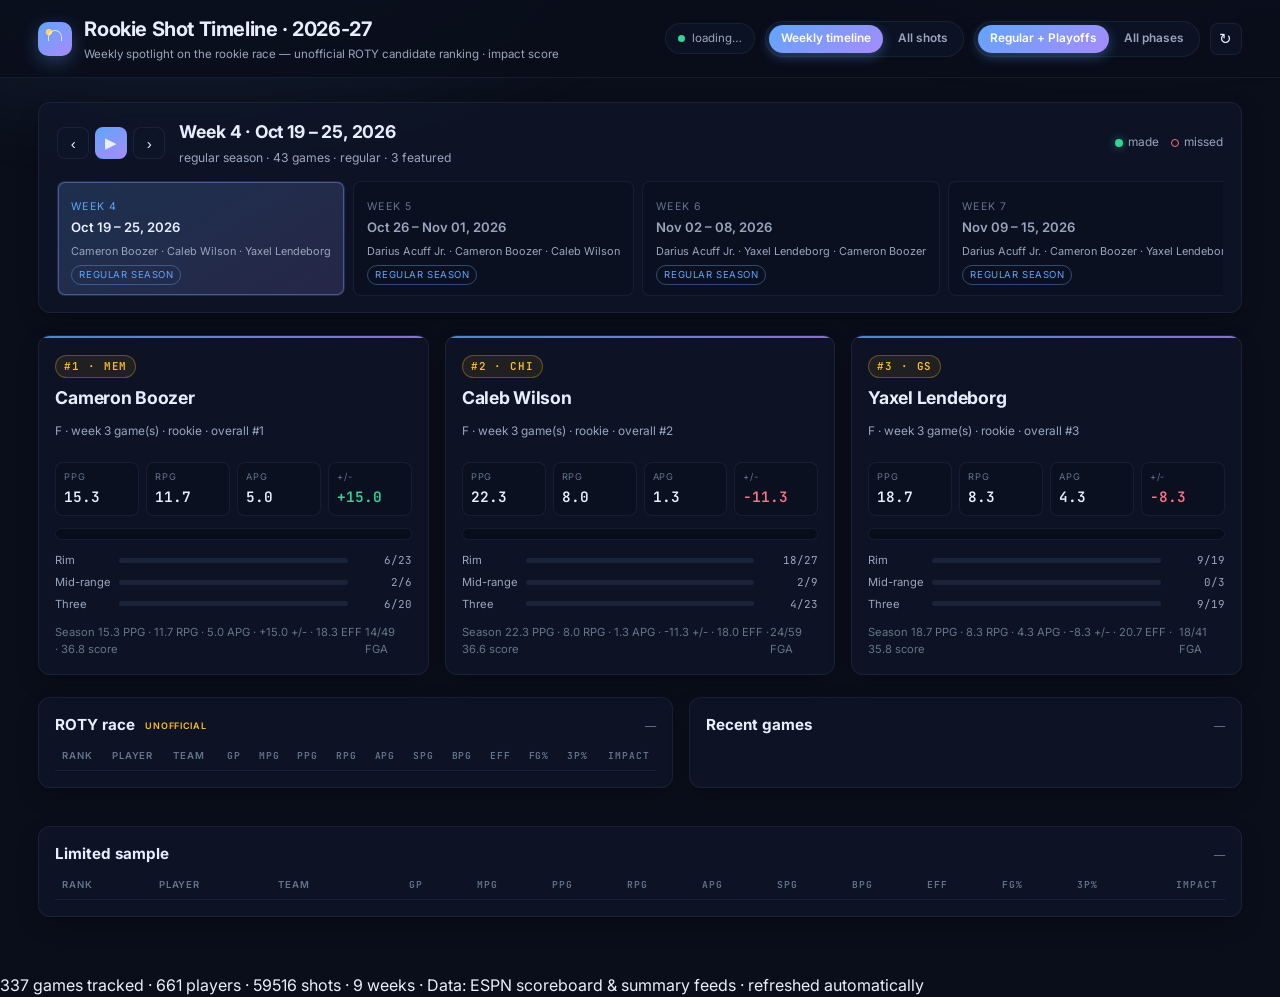
<file: site/index.html>
<!DOCTYPE html>
<html lang="en">
<head>
  <meta charset="utf-8" />
  <meta name="viewport" content="width=device-width, initial-scale=1" />
  <title>Rookie Shot Timeline — NBA 2026-27</title>
  <meta name="description" content="A weekly timeline of the best-performing rookies with their shot charts on a court fixture." />
  <link rel="preconnect" href="https://fonts.googleapis.com" />
  <link rel="preconnect" href="https://fonts.gstatic.com" crossorigin />
  <link href="https://fonts.googleapis.com/css2?family=Inter:wght@400;500;600;700;800&family=JetBrains+Mono:wght@400;600&display=swap" rel="stylesheet" />
  <link rel="stylesheet" href="styles.css" />
</head>
<body>
  <div class="page-glow" aria-hidden="true"></div>

  <header class="topbar">
    <div class="brand">
      <span class="brand-mark" aria-hidden="true"></span>
      <div>
        <h1 id="season-title">Rookie Shot Timeline</h1>
        <p class="brand-sub">
          Weekly spotlight on the rookie race &mdash;
          <span id="ranking-note">unofficial ROTY candidate ranking</span>
        </p>
      </div>
    </div>

    <div class="topbar-right">
      <div class="status" id="status-pill">
        <span class="status-dot" aria-hidden="true"></span>
        <span id="status-text">loading&hellip;</span>
      </div>
      <nav class="site-nav" aria-label="Site sections">
        <a class="chip-btn is-active" href="index.html">Weekly timeline</a>
        <a class="chip-btn" href="shots.html">All shots</a>
      </nav>
      <div class="filters" role="group" aria-label="Filter weeks by season phase">
        <button type="button" class="chip-btn is-active" data-phase="competitive">Regular + Playoffs</button>
        <button type="button" class="chip-btn" data-phase="all">All phases</button>
      </div>
      <button type="button" class="icon-btn" id="refresh-btn" title="Refresh now" aria-label="Refresh now">&#8635;</button>
    </div>
  </header>

  <main>
    <section class="timeline" aria-label="Weekly timeline">
      <div class="timeline-head">
        <div class="timeline-nav">
          <button type="button" class="icon-btn" id="prev-week" aria-label="Previous week">&#8249;</button>
          <button type="button" class="icon-btn play" id="play-btn" aria-label="Play timeline" title="Play timeline">&#9654;</button>
          <button type="button" class="icon-btn" id="next-week" aria-label="Next week">&#8250;</button>
        </div>
        <div class="timeline-title">
          <h2 id="week-label">&mdash;</h2>
          <p id="week-meta">&mdash;</p>
        </div>
        <div class="timeline-legend">
          <span><i class="dot made"></i>made</span>
          <span><i class="dot missed"></i>missed</span>
        </div>
      </div>
      <div class="week-rail" id="week-rail" role="tablist" aria-label="Weeks"></div>
    </section>

    <section class="featured" id="featured-grid" aria-label="Featured players"></section>

    <section class="lower-grid">
      <div class="panel">
        <div class="panel-head">
          <h3>ROTY race <span class="race-label">unofficial</span></h3>
          <span class="panel-note" id="leaderboard-note">&mdash;</span>
        </div>
        <div class="table-wrap">
          <table class="leaderboard" id="leaderboard-table">
            <thead>
              <tr>
                <th>Rank</th>
                <th>Player</th>
                <th>Team</th>
                <th class="num">GP</th>
                <th class="num">MPG</th>
                <th class="num">PPG</th>
                <th class="num">RPG</th>
                <th class="num">APG</th>
                <th class="num">SPG</th>
                <th class="num">BPG</th>
                <th class="num" title="Box-score efficiency per game">EFF</th>
                <th class="num">FG%</th>
                <th class="num">3P%</th>
                <th class="num" title="PTS + 1.2×REB + 1.5×AST + 2×STL + 2×BLK − TOV">Impact</th>
              </tr>
            </thead>
            <tbody></tbody>
          </table>
        </div>
      </div>

      <div class="panel">
        <div class="panel-head">
          <h3>Recent games</h3>
          <span class="panel-note" id="recent-note">&mdash;</span>
        </div>
        <div class="games-list" id="recent-games"></div>
      </div>
    </section>

    <section class="panel limited-panel" aria-label="Limited sample">
      <div class="panel-head">
        <h3>Limited sample</h3>
        <span class="panel-note" id="limited-note">&mdash;</span>
      </div>
      <div class="table-wrap">
        <table class="leaderboard" id="limited-table">
          <thead>
            <tr>
              <th>Rank</th>
              <th>Player</th>
              <th>Team</th>
              <th class="num">GP</th>
              <th class="num">MPG</th>
              <th class="num">PPG</th>
              <th class="num">RPG</th>
              <th class="num">APG</th>
              <th class="num">SPG</th>
              <th class="num">BPG</th>
              <th class="num" title="Box-score efficiency per game">EFF</th>
              <th class="num">FG%</th>
              <th class="num">3P%</th>
              <th class="num" title="PTS + 1.2×REB + 1.5×AST + 2×STL + 2×BLK − TOV">Impact</th>
            </tr>
          </thead>
          <tbody></tbody>
        </table>
      </div>
    </section>
  </main>

  <footer class="footer">
    <span id="footer-stats">&mdash;</span>
    <span class="footer-sep">&middot;</span>
    <span>Data: ESPN scoreboard &amp; summary feeds &middot; refreshed automatically</span>
  </footer>

  <div class="tooltip" id="tooltip" role="tooltip" aria-hidden="true"></div>
  <div class="toast" id="toast" role="status" aria-live="polite"></div>

  <script src="data/timeline.js"></script>
  <script src="court.js"></script>
  <script src="app.js"></script>
</body>
</html>
</file>
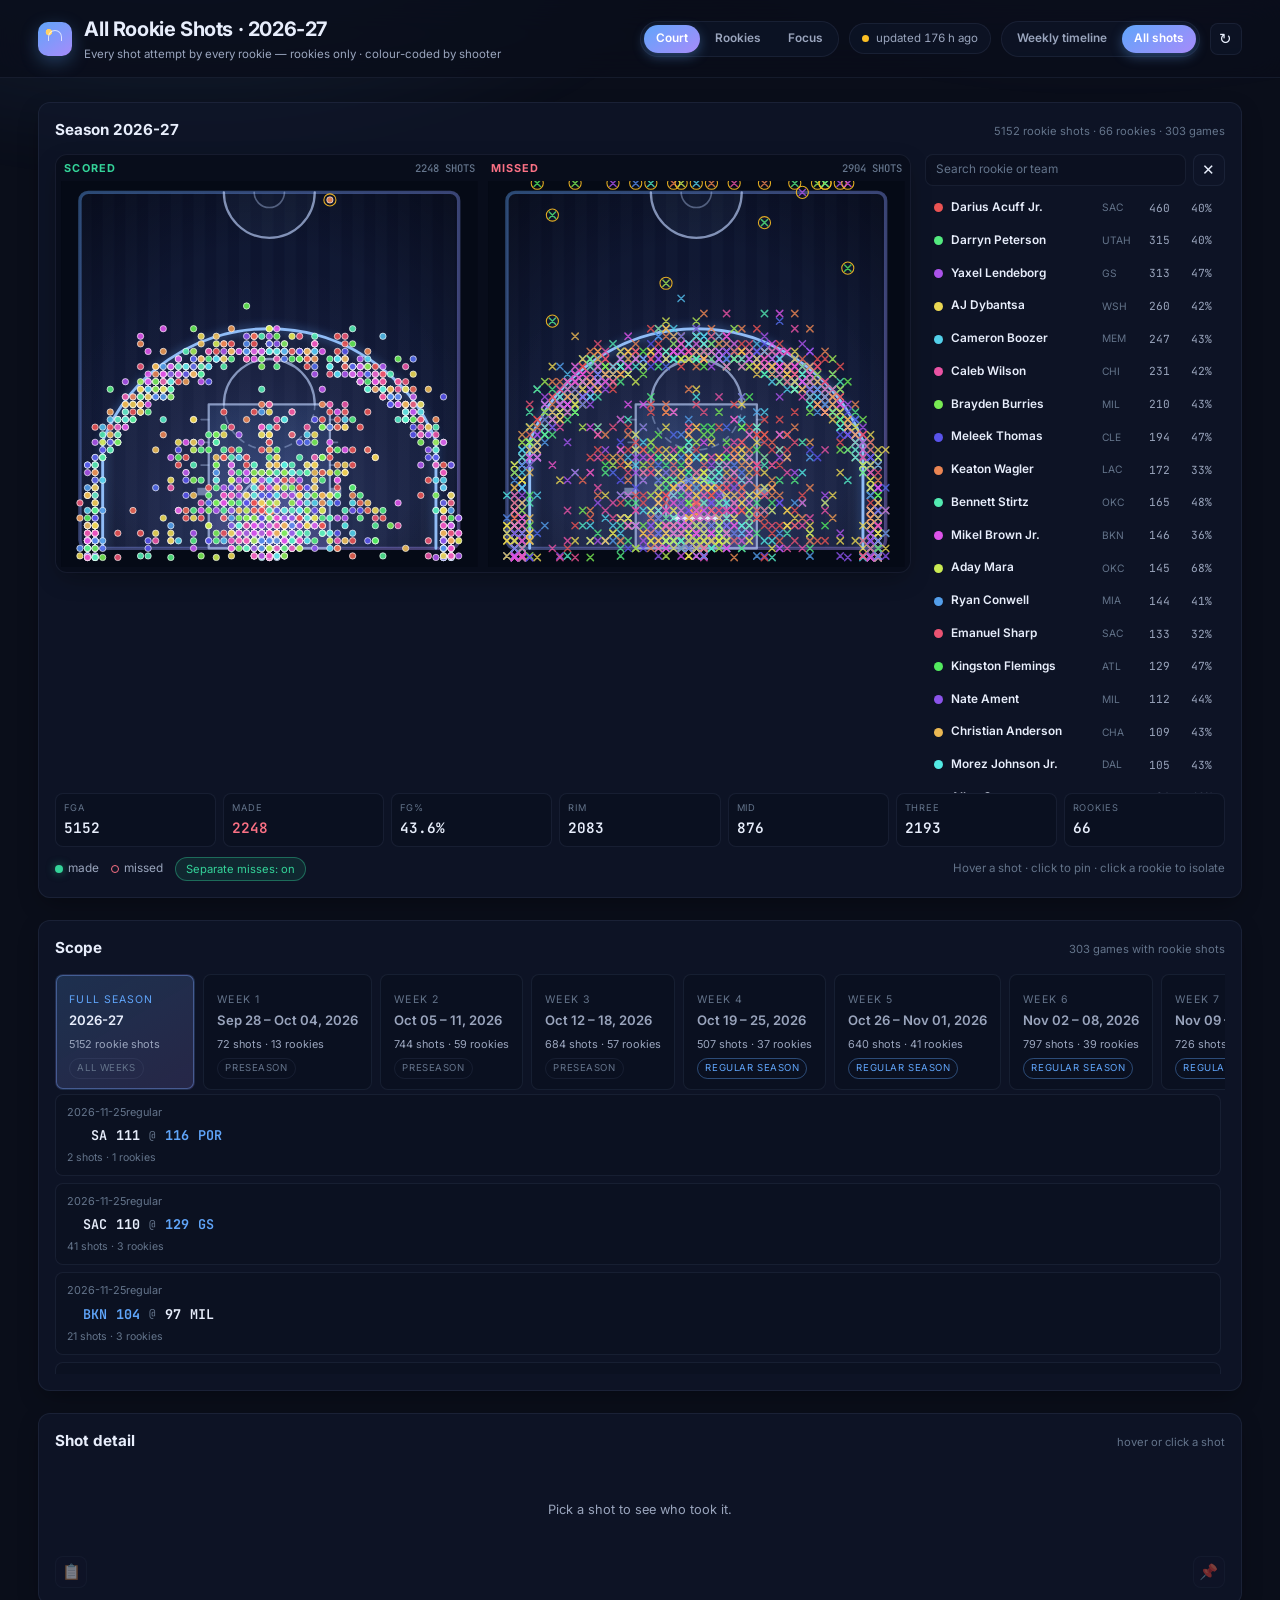
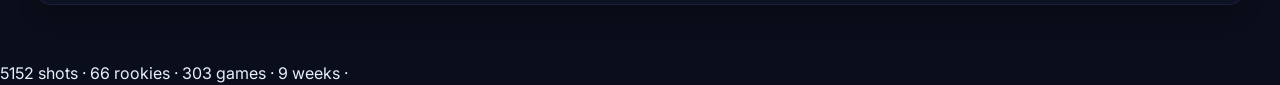
<file: site/shots.html>
<!DOCTYPE html>
<html lang="en">
<head>
  <meta charset="utf-8" />
  <meta name="viewport" content="width=device-width, initial-scale=1" />
  <title>All Rookie Shots — NBA 2026-27</title>
  <meta name="description" content="Every shot every rookie has taken this season, plotted on a half court and colour-coded by shooter." />
  <link rel="preconnect" href="https://fonts.googleapis.com" />
  <link rel="preconnect" href="https://fonts.gstatic.com" crossorigin />
  <link href="https://fonts.googleapis.com/css2?family=Inter:wght@400;500;600;700;800&family=JetBrains+Mono:wght@400;600&display=swap" rel="stylesheet" />
  <link rel="stylesheet" href="styles.css" />
</head>
<body>
  <div class="page-glow" aria-hidden="true"></div>

  <header class="topbar">
    <div class="brand">
      <span class="brand-mark" aria-hidden="true"></span>
      <div>
        <h1 id="season-title">All Rookie Shots</h1>
        <p class="brand-sub">
          Every shot attempt by every rookie &mdash;
          <span id="scope-note">colour-coded by shooter</span>
        </p>
      </div>
    </div>

    <div class="topbar-right">
      <div class="filters" role="group" aria-label="Filter view">
        <button type="button" class="chip-btn is-active" data-view="court" aria-pressed="true" title="Court view">Court</button>
        <button type="button" class="chip-btn" data-view="players" aria-pressed="false" title="Rookie list">Rookies</button>
        <button type="button" class="chip-btn" data-view="focus" aria-pressed="false" title="Focus mode">Focus</button>
      </div>
      <div class="status" id="status-pill">
        <span class="status-dot" aria-hidden="true"></span>
        <span id="status-text">loading&hellip;</span>
      </div>
      <nav class="site-nav" aria-label="Site sections">
        <a class="chip-btn" href="index.html">Weekly timeline</a>
        <a class="chip-btn is-active" href="shots.html">All shots</a>
      </nav>
      <button type="button" class="icon-btn" id="refresh-btn" title="Refresh now" aria-label="Refresh now">&#8635;</button>
    </div>
  </header>

  <main class="shotmap">
    <section class="panel chart-panel">
      <div class="panel-head">
        <h3 id="scope-title">Season</h3>
        <span class="panel-note" id="scope-meta">&mdash;</span>
      </div>

      <div class="shotmap-body">
        <div class="court-wrap" id="court-wrap">
          <div class="chart-empty">Loading shot data&hellip;</div>
        </div>

        <aside class="players" aria-label="Rookies">
          <div class="players-head">
            <input
              id="player-search"
              class="player-search"
              type="search"
              placeholder="Search rookie or team"
              autocomplete="off"
              aria-label="Search rookies"
            />
            <button type="button" class="icon-btn" id="clear-player" title="Clear selection" aria-label="Clear selection">&#10005;</button>
          </div>
          <div class="players-list" id="players-list"></div>
        </aside>
      </div>

      <div class="stat-strip" id="scope-stats"></div>

      <div class="chart-legend">
        <span><i class="dot made"></i>made</span>
        <span><i class="dot missed"></i>missed</span>
        <button type="button" class="lane-toggle" id="split-misses-btn" aria-pressed="true">Separate misses: on</button>
        <span class="chart-legend-hint">Hover a shot &middot; click to pin &middot; click a rookie to isolate</span>
      </div>
    </section>

    <section class="panel">
      <div class="panel-head">
        <h3>Scope</h3>
        <span class="panel-note" id="week-note">&mdash;</span>
      </div>
      <div class="week-rail" id="week-rail" role="tablist" aria-label="Weeks"></div>
      <div class="games-list" id="games-list"></div>
    </section>

    <section class="panel">
      <div class="panel-head">
        <h3>Shot detail</h3>
        <span class="panel-note" id="detail-note">hover or click a shot</span>
      </div>
      <div class="detail-body" id="detail-body">
        <div class="empty-state">Pick a shot to see who took it.</div>
      </div>
      <div class="card-foot">
        <button type="button" class="icon-btn" id="copy-shot-btn" title="Copy shot details" aria-label="Copy shot details" disabled>&#128203;</button>
        <button type="button" class="icon-btn" id="pin-shot-btn" title="Pin this shot" aria-label="Pin this shot" aria-pressed="false" disabled>&#128204;</button>
      </div>
    </section>
  </main>

  <footer class="footer">
    <span id="footer-stats">&mdash;</span>
    <span class="footer-sep">&middot;</span>
    <span ESPN scoreboard &amp; summary feeds &middot; refreshed automatically</span>
  </footer>

  <div class="tooltip" id="tooltip" role="tooltip" aria-hidden="true"></div>
  <div class="toast" id="toast" role="status" aria-live="polite"></div>

  <script src="data/shots.js"></script>
  <script src="court.js"></script>
  <script src="shots.js"></script>
</body>
</html>
</file>
<file: site/styles.css>
:root {
  --bg: #0a0e1a;
  --bg-soft: #11192d;
  --panel: rgba(16, 23, 42, 0.72);
  --panel-solid: #141d33;
  --line: rgba(140, 160, 200, 0.10);
  --line-strong: rgba(140, 160, 200, 0.20);
  --text: #e8eefc;
  --muted: #9aa5bd;
  --muted-dim: #64748b;
  --accent: #60a5fa;
  --accent-2: #a78bfa;
  --made: #34d399;
  --missed: #fb7185;
  --gold: #fbbf24;
  --radius: 12px;
  --radius-sm: 8px;
  --radius-pill: 999px;
  --mono: "JetBrains Mono", ui-monospace, SFMono-Regular, Menlo, monospace;
  --shadow: 0 20px 40px -10px rgba(0, 0, 0, 0.5);
  --shadow-sm: 0 8px 24px -6px rgba(0, 0, 0, 0.4);
  --transition: 0.22s cubic-bezier(0.4, 0, 0.2, 1);
}

* { box-sizing: border-box; }

html, body {
  margin: 0;
  padding: 0;
  background: var(--bg);
  color: var(--text);
  font-family: Inter, system-ui, -apple-system, "Segoe UI", Roboto, sans-serif;
  -webkit-font-smoothing: antialiased;
  line-height: 1.5;
}

body {
  min-height: 100vh;
  position: relative;
  overflow-x: hidden;
}

.page-glow {
  position: fixed;
  inset: -25% -10% auto -10%;
  height: 60vh;
  background:
    radial-gradient(50% 70% at 20% 25%, rgba(96, 165, 250, 0.14), transparent 70%),
    radial-gradient(45% 60% at 80% 15%, rgba(167, 139, 250, 0.12), transparent 72%);
  filter: blur(16px);
  pointer-events: none;
  z-index: 0;
}

/* ── Top bar ─────────────────────────────────────────────── */

.topbar {
  position: sticky;
  top: 0;
  z-index: 30;
  display: flex;
  align-items: center;
  justify-content: space-between;
  gap: 16px;
  padding: 14px clamp(14px, 3vw, 40px);
  background: rgba(10, 14, 26, 0.78);
  backdrop-filter: blur(16px);
  border-bottom: 1px solid var(--line);
}

.brand { display: flex; align-items: center; gap: 12px; min-width: 0; }

.brand-mark {
  width: 34px;
  height: 34px;
  border-radius: 10px;
  flex: none;
  background:
    radial-gradient(circle at 32% 30%, #ffd166 0 3px, transparent 3.5px),
    linear-gradient(145deg, var(--accent) 0%, var(--accent-2) 100%);
  box-shadow: 0 6px 18px rgba(96, 165, 250, 0.3);
  position: relative;
}

.brand-mark::after {
  content: "";
  position: absolute;
  inset: 8px 10px auto 10px;
  height: 10px;
  border: 1.5px solid rgba(255, 255, 255, 0.7);
  border-bottom: none;
  border-radius: 10px 10px 0 0;
}

.brand h1 {
  margin: 0;
  font-size: clamp(1rem, 2vw, 1.25rem);
  font-weight: 700;
  letter-spacing: -0.02em;
}

.brand-sub {
  margin: 2px 0 0;
  font-size: 0.72rem;
  color: var(--muted);
}

.topbar-right { display: flex; align-items: center; gap: 10px; flex-wrap: wrap; justify-content: flex-end; }

.status {
  display: inline-flex;
  align-items: center;
  gap: 7px;
  padding: 6px 12px;
  border-radius: var(--radius-pill);
  border: 1px solid var(--line);
  background: rgba(16, 23, 42, 0.6);
  font-size: 0.72rem;
  color: var(--muted);
  font-variant-numeric: tabular-nums;
  white-space: nowrap;
}

.status-dot {
  width: 7px;
  height: 7px;
  border-radius: 50%;
  background: var(--made);
  box-shadow: 0 0 0 0 rgba(52, 211, 153, 0.6);
  animation: pulse 2.4s infinite;
}

.status.is-stale .status-dot { background: var(--gold); }
.status.is-error .status-dot { background: var(--missed); }

@keyframes pulse {
  0% { box-shadow: 0 0 0 0 rgba(52, 211, 153, 0.55); }
  70% { box-shadow: 0 0 0 8px rgba(52, 211, 153, 0); }
  100% { box-shadow: 0 0 0 0 rgba(52, 211, 153, 0); }
}

.filters { display: inline-flex; padding: 3px; gap: 3px; border-radius: var(--radius-pill); border: 1px solid var(--line); background: rgba(16, 23, 42, 0.6); }

.chip-btn {
  appearance: none;
  border: none;
  background: transparent;
  color: var(--muted);
  font: inherit;
  font-size: 0.74rem;
  font-weight: 600;
  padding: 5px 12px;
  border-radius: var(--radius-pill);
  cursor: pointer;
  transition: color var(--transition), background var(--transition), transform var(--transition);
}

.chip-btn:hover { color: var(--text); }
.chip-btn.is-active {
  background: linear-gradient(145deg, var(--accent), var(--accent-2));
  color: #fff;
  box-shadow: 0 4px 12px rgba(96, 165, 250, 0.35);
}

.icon-btn {
  appearance: none;
  width: 32px;
  height: 32px;
  display: inline-flex;
  align-items: center;
  justify-content: center;
  border-radius: var(--radius-sm);
  border: 1px solid var(--line);
  background: rgba(16, 23, 42, 0.6);
  color: var(--text);
  font-size: 0.95rem;
  cursor: pointer;
  transition: border-color var(--transition), transform var(--transition), background var(--transition);
}

.icon-btn:hover { border-color: var(--line-strong); background: rgba(26, 35, 60, 0.9); }
.icon-btn:active { transform: scale(0.94); }
.icon-btn.play { background: linear-gradient(145deg, var(--accent), var(--accent-2)); border-color: transparent; }
.icon-btn:disabled { opacity: 0.45; cursor: not-allowed; }

:focus-visible {
  outline: 2px solid var(--accent);
  outline-offset: 3px;
}

button:focus:not(:focus-visible), a:focus:not(:focus-visible), input:focus:not(:focus-visible) {
  outline: none;
}

/* ── Action buttons ──────────────────────────────────────── */

.action-btn {
  appearance: none;
  display: inline-flex;
  align-items: center;
  gap: 7px;
  border: 1px solid var(--line);
  border-radius: var(--radius-pill);
  background: rgba(16, 23, 42, 0.6);
  color: var(--muted);
  font: inherit;
  font-size: 0.74rem;
  font-weight: 600;
  padding: 6px 14px;
  cursor: pointer;
  transition: all var(--transition);
}

.action-btn:hover { border-color: var(--line-strong); color: var(--text); background: rgba(26, 35, 60, 0.8); }
.action-btn.is-active {
  background: linear-gradient(145deg, var(--accent), var(--accent-2));
  border-color: transparent;
  color: #fff;
  box-shadow: 0 4px 12px rgba(96, 165, 250, 0.35);
}
.action-btn svg, .action-btn i { font-size: 0.85rem; }

/* ── Layout ─────────────────────────────────────────────── */

main {
  position: relative;
  z-index: 1;
  max-width: 1500px;
  margin: 0 auto;
  padding: 24px clamp(14px, 3vw, 40px) 56px;
  display: flex;
  flex-direction: column;
  gap: 22px;
}

/* ── Timeline ───────────────────────────────────────────── */

.timeline {
  background: var(--panel);
  border: 1px solid var(--line);
  border-radius: var(--radius);
  padding: 16px 18px 12px;
  backdrop-filter: blur(8px);
  box-shadow: var(--shadow-sm);
}

.timeline-head { display: flex; align-items: center; gap: 14px; flex-wrap: wrap; }

.timeline-nav { display: flex; gap: 6px; }

.timeline-title { flex: 1; min-width: 200px; }
.timeline-title h2 { margin: 0; font-size: 1.1rem; font-weight: 700; letter-spacing: -0.01em; }
.timeline-title p { margin: 3px 0 0; font-size: 0.76rem; color: var(--muted); }

.timeline-legend { display: flex; gap: 12px; font-size: 0.74rem; color: var(--muted); }
.timeline-legend span { display: inline-flex; align-items: center; gap: 5px; }

.dot { width: 8px; height: 8px; border-radius: 50%; display: inline-block; }
.dot.made { background: var(--made); box-shadow: 0 0 8px rgba(52, 211, 153, 0.5); }
.dot.missed { background: transparent; border: 1.5px solid var(--missed); }

.week-rail {
  display: flex;
  gap: 8px;
  margin-top: 14px;
  padding-bottom: 4px;
  overflow-x: auto;
  scrollbar-width: thin;
}

.week-chip {
  flex: none;
  min-width: 140px;
  text-align: left;
  padding: 10px 13px;
  border-radius: var(--radius-sm);
  border: 1px solid var(--line);
  background: rgba(10, 16, 30, 0.7);
  color: var(--muted);
  font: inherit;
  cursor: pointer;
  transition: transform var(--transition), border-color var(--transition), background var(--transition);
}

.week-chip:hover { transform: translateY(-2px); border-color: var(--line-strong); }
.week-chip.is-active {
  border-color: transparent;
  background: linear-gradient(150deg, rgba(96, 165, 250, 0.2), rgba(167, 139, 250, 0.16));
  color: var(--text);
  box-shadow: inset 0 0 0 1px rgba(124, 168, 255, 0.4);
}

.week-chip .wk { font-size: 0.66rem; letter-spacing: 0.1em; text-transform: uppercase; color: var(--muted-dim); }
.week-chip.is-active .wk { color: var(--accent); }
.week-chip .wk-dates { display: block; font-size: 0.82rem; font-weight: 600; margin-top: 2px; }
.week-chip .wk-names { display: block; font-size: 0.68rem; margin-top: 5px; color: var(--muted); white-space: nowrap; overflow: hidden; text-overflow: ellipsis; }
.week-chip .wk-phase { display: inline-block; margin-top: 6px; font-size: 0.6rem; letter-spacing: 0.06em; text-transform: uppercase; padding: 2px 7px; border-radius: var(--radius-pill); border: 1px solid var(--line); color: var(--muted-dim); }
.week-chip .wk-phase.is-regular { color: var(--accent); border-color: rgba(96, 165, 250, 0.4); }
.week-chip .wk-phase.is-playoffs { color: var(--gold); border-color: rgba(251, 191, 36, 0.4); }

/* ── Featured players ───────────────────────────────────── */

.featured { display: grid; grid-template-columns: repeat(auto-fit, minmax(280px, 1fr)); gap: 16px; }

.card {
  background: var(--panel);
  border: 1px solid var(--line);
  border-radius: var(--radius);
  padding: 16px;
  display: flex;
  flex-direction: column;
  gap: 12px;
  position: relative;
  overflow: hidden;
  box-shadow: var(--shadow-sm);
}

.card::before {
  content: "";
  position: absolute;
  inset: 0 0 auto 0;
  height: 2px;
  background: linear-gradient(90deg, var(--accent), var(--accent-2));
  opacity: 0.8;
}

.card-head { display: flex; flex-direction: column; align-items: stretch; gap: 10px; }
.card-head > div { min-width: 0; }

.rank-badge {
  display: inline-flex;
  align-items: center;
  gap: 5px;
  font-family: var(--mono);
  font-size: 0.68rem;
  font-weight: 600;
  letter-spacing: 0.08em;
  color: var(--gold);
  border: 1px solid rgba(251, 191, 36, 0.3);
  background: rgba(251, 191, 36, 0.08);
  border-radius: var(--radius-pill);
  padding: 2px 8px;
}

.player-name { margin: 7px 0 2px; font-size: 1.1rem; font-weight: 700; letter-spacing: -0.015em; }
.player-team { font-size: 0.74rem; color: var(--muted); }
.player-team .tag { color: var(--accent); font-weight: 600; }

.stat-strip { display: grid; grid-template-columns: repeat(4, minmax(0, 1fr)); gap: 7px; }

.stat {
  background: rgba(10, 16, 30, 0.55);
  border: 1px solid var(--line);
  border-radius: var(--radius-sm);
  padding: 7px 8px;
}

.stat .label { display: block; font-size: 0.58rem; letter-spacing: 0.09em; text-transform: uppercase; color: var(--muted-dim); }
.stat .value { display: block; font-family: var(--mono); font-size: 0.9rem; font-weight: 600; margin-top: 2px; }
.stat .value.pos { color: var(--made); }
.stat .value.neg { color: var(--missed); }

.zone-bar { display: flex; flex-direction: column; gap: 5px; }

.zone {
  display: grid;
  grid-template-columns: 56px 1fr 56px;
  align-items: center;
  gap: 8px;
  font-size: 0.7rem;
  color: var(--muted);
}

.zone-track { height: 5px; border-radius: var(--radius-pill); background: rgba(120, 150, 200, 0.12); overflow: hidden; }
.zone-fill { height: 100%; border-radius: var(--radius-pill); background: linear-gradient(90deg, var(--accent), var(--accent-2)); }
.zone .zone-val { text-align: right; font-family: var(--mono); font-size: 0.68rem; }

/* ── Court + shot chart ─────────────────────────────────── */

.court-wrap {
  position: relative;
  background: rgba(6, 10, 20, 0.55);
  border: 1px solid var(--line);
  border-radius: var(--radius);
  padding: 5px;
  box-shadow: var(--shadow-sm);
}


.chart-legend {
  display: flex;
  align-items: center;
  gap: 12px;
  margin-top: 10px;
  font-size: 0.74rem;
  color: var(--muted);
  flex-wrap: wrap;
}

.chart-legend span { display: inline-flex; align-items: center; gap: 5px; }
.chart-legend-hint { color: var(--muted-dim); margin-left: auto; font-size: 0.72rem; }

.lane-toggle {
  appearance: none;
  background: rgba(10, 16, 30, 0.6);
  border: 1px solid var(--line-strong);
  border-radius: var(--radius-pill);
  padding: 3px 10px;
  color: var(--muted);
  font: inherit;
  font-size: 0.7rem;
  cursor: pointer;
  transition: background var(--transition), border-color var(--transition), color var(--transition);
}
.lane-toggle:hover { color: var(--text); border-color: rgba(124, 168, 255, 0.45); }
.lane-toggle[aria-pressed="true"] {
  color: var(--made);
  border-color: rgba(52, 211, 153, 0.4);
  background: rgba(52, 211, 153, 0.1);
}

.shotmap-body {
  display: grid;
  grid-template-columns: minmax(0, 1fr) 300px;
  gap: 14px;
  align-items: start;
}

#court-wrap {
  position: relative;
  background: rgba(6, 10, 20, 0.55);
  border: 1px solid var(--line);
  border-radius: var(--radius);
  padding: 5px;
}

.shotmap-court { display: block; width: 100%; height: auto; }

.shotmap .stat-strip { grid-template-columns: repeat(7, 1fr); }

.players { display: flex; flex-direction: column; gap: 7px; min-width: 0; }

.players-head { display: flex; gap: 7px; }

.player-search {
  flex: 1;
  min-width: 0;
  background: rgba(10, 16, 30, 0.6);
  border: 1px solid var(--line);
  border-radius: var(--radius-sm);
  padding: 6px 10px;
  color: var(--text);
  font: inherit;
  font-size: 0.74rem;
}

.player-search::placeholder { color: var(--muted-dim); }
.player-search:focus { outline: none; border-color: rgba(96, 165, 250, 0.5); }

.players-list {
  display: flex;
  flex-direction: column;
  gap: 3px;
  max-height: 600px;
  overflow-y: auto;
  padding-right: 4px;
}

.player-row {
  display: flex;
  align-items: center;
  gap: 8px;
  width: 100%;
  text-align: left;
  background: transparent;
  border: 1px solid transparent;
  border-radius: var(--radius-sm);
  padding: 5px 8px;
  color: var(--muted);
  font: inherit;
  font-size: 0.74rem;
  cursor: pointer;
  transition: background var(--transition), border-color var(--transition);
}

.player-row:hover { background: rgba(30, 43, 74, 0.5); color: var(--text); }
.player-row.is-selected {
  border-color: rgba(124, 168, 255, 0.45);
  background: rgba(96, 165, 250, 0.1);
  color: var(--text);
}

.swatch { width: 9px; height: 9px; border-radius: 50%; flex: none; }
.swatch.big { width: 15px; height: 15px; }

.pr-name { flex: 1; min-width: 0; overflow: hidden; text-overflow: ellipsis; white-space: nowrap; font-weight: 600; color: var(--text); }
.pr-team { width: 32px; font-size: 0.64rem; color: var(--muted-dim); }
.pr-shots { width: 28px; text-align: right; font-family: var(--mono); font-size: 0.7rem; }
.pr-pct { width: 34px; text-align: right; font-family: var(--mono); font-size: 0.7rem; color: var(--muted); }

.shotmap .games-list { max-height: 280px; }

.game-btn {
  appearance: none;
  width: 100%;
  text-align: left;
  font: inherit;
  color: inherit;
  cursor: pointer;
  background: rgba(10, 16, 30, 0.5);
  border: 1px solid var(--line);
  border-radius: var(--radius-sm);
  padding: 9px 11px;
  display: flex;
  flex-direction: column;
  gap: 5px;
  transition: border-color var(--transition), background var(--transition);
}

.game-btn:hover { border-color: var(--line-strong); background: rgba(16, 23, 42, 0.7); }
.game-btn.is-active { border-color: rgba(124, 168, 255, 0.5); background: rgba(96, 165, 250, 0.1); }
.game-btn .game-top, .game-btn .game-teams { display: flex; align-items: center; }
.game-btn .game-top { justify-content: space-between; font-size: 0.68rem; color: var(--muted-dim); }
.game-btn .game-teams { gap: 9px; font-family: var(--mono); font-size: 0.84rem; }
.game-btn .game-teams .abbr { color: var(--text); font-weight: 600; min-width: 40px; }
.game-btn .game-teams .abbr.away { text-align: right; }
.game-btn .game-teams .score { font-weight: 700; }
.game-btn .game-teams .winner { color: var(--accent); }
.game-btn .game-teams .vs { color: var(--muted-dim); font-size: 0.68rem; }
.game-shotcount { font-size: 0.66rem; color: var(--muted-dim); }

.detail-card { display: flex; flex-direction: column; gap: 10px; }
.detail-head { display: flex; align-items: center; gap: 10px; }
.detail-head .player-name { margin: 0; font-size: 1rem; }
.detail-result {
  margin-left: auto;
  font-family: var(--mono);
  font-size: 0.7rem;
  padding: 2px 8px;
  border-radius: var(--radius-pill);
  white-space: nowrap;
}
.detail-result.is-made { color: var(--made); border: 1px solid rgba(52, 211, 153, 0.35); background: rgba(52, 211, 153, 0.1); }
.detail-result.is-missed { color: var(--missed); border: 1px solid rgba(251, 113, 133, 0.35); background: rgba(251, 113, 133, 0.1); }
.detail-desc { margin: 0; font-size: 0.78rem; color: var(--muted); }

.chart-empty {
  display: flex;
  align-items: center;
  justify-content: center;
  min-height: 200px;
  color: var(--muted-dim);
  font-size: 0.78rem;
  text-align: center;
  padding: 20px;
}

.card-foot { display: flex; justify-content: space-between; align-items: center; font-size: 0.7rem; color: var(--muted-dim); }

/* ── Panels ─────────────────────────────────────────────── */

.lower-grid { display: grid; grid-template-columns: minmax(0, 1.15fr) minmax(0, 1fr); gap: 16px; }
.limited-panel { margin-top: 16px; }

.panel {
  background: var(--panel);
  border: 1px solid var(--line);
  border-radius: var(--radius);
  padding: 16px;
  min-width: 0;
  box-shadow: var(--shadow-sm);
}

/* ── View modes ─────────────────────────────────────────── */

.view-mode-focus .panel:not(.chart-panel),
.view-mode-players .panel:not(.chart-panel) { display: none; }

.view-mode-players .shotmap-body,
.view-mode-focus .shotmap-body { grid-template-columns: minmax(0, 1fr); }
.view-mode-players #court-wrap,
.view-mode-focus .players { display: none; }
.view-mode-players .players-list { max-height: min(60vh, 640px); }
.view-mode-focus #court-wrap { grid-column: 1 / -1; }
.view-mode-focus .shotmap-court { max-height: 70vh; }

.panel-head { display: flex; align-items: baseline; justify-content: space-between; gap: 10px; margin-bottom: 12px; }
.panel-head h3 { margin: 0; font-size: 0.95rem; font-weight: 700; }
.panel-note { font-size: 0.7rem; color: var(--muted-dim); }
.race-label { margin-left: 6px; color: var(--gold); font-size: 0.56rem; font-weight: 600; letter-spacing: 0.08em; text-transform: uppercase; vertical-align: middle; }

.table-wrap { overflow-x: auto; }

.leaderboard { width: 100%; border-collapse: collapse; font-size: 0.78rem; }
.leaderboard th { text-align: left; font-size: 0.6rem; letter-spacing: 0.09em; text-transform: uppercase; color: var(--muted-dim); font-weight: 600; padding: 0 7px 7px; border-bottom: 1px solid var(--line); white-space: nowrap; }
.leaderboard td { padding: 7px; border-bottom: 1px solid rgba(120, 150, 200, 0.06); color: var(--text); }
.leaderboard td.num, .leaderboard th.num { text-align: right; font-family: var(--mono); font-variant-numeric: tabular-nums; }
.leaderboard tr.is-featured td:first-child { color: var(--gold); }
.leaderboard .player-cell { font-weight: 600; }
.leaderboard .team-cell { color: var(--muted); }

.games-list { display: flex; flex-direction: column; gap: 7px; max-height: 420px; overflow-y: auto; padding-right: 4px; }

.game {
  appearance: none;
  width: 100%;
  text-align: left;
  font: inherit;
  color: inherit;
  cursor: pointer;
  border: 1px solid var(--line);
  border-radius: var(--radius-sm);
  padding: 9px 11px;
  background: rgba(10, 16, 30, 0.5);
  display: flex;
  flex-direction: column;
  gap: 5px;
  transition: border-color var(--transition), background var(--transition), transform var(--transition);
}

.game:hover { border-color: var(--line-strong); background: rgba(16, 23, 42, 0.7); transform: translateY(-1px); }
.game:active { transform: scale(0.98); }
.game.is-active { border-color: rgba(124, 168, 255, 0.5); background: rgba(96, 165, 250, 0.1); }
.game-top { display: flex; align-items: center; justify-content: space-between; font-size: 0.68rem; color: var(--muted-dim); }
.game-teams { display: flex; align-items: center; gap: 9px; font-family: var(--mono); font-size: 0.84rem; }
.game-teams .abbr { color: var(--text); font-weight: 600; min-width: 40px; }
.game-teams .abbr.away { text-align: right; }
.game-teams .score { font-weight: 700; }
.game-teams .winner { color: var(--accent); }
.game-teams .vs { color: var(--muted-dim); font-size: 0.68rem; }
.game-lines { display: flex; flex-direction: column; gap: 4px; color: var(--muted); font-size: 0.66rem; }
.game-line b { color: var(--text); font-family: var(--mono); font-weight: 600; }
.game-line .pm-pos { color: var(--made); }
.game-line .pm-neg { color: var(--missed); }

/* ── Tooltip ────────────────────────────────────────────── */

.tooltip {
  position: fixed;
  pointer-events: none;
  opacity: 0;
  transform: translate(-50%, -130%);
  transition: opacity 0.12s ease;
  background: rgba(8, 13, 25, 0.96);
  border: 1px solid var(--line-strong);
  border-radius: var(--radius-sm);
  padding: 7px 10px;
  font-size: 0.7rem;
  color: var(--text);
  box-shadow: var(--shadow);
  max-width: 220px;
}

.tooltip.is-visible { opacity: 1; }
.tooltip .tt-title { font-weight: 700; margin-bottom: 2px; }
.tooltip .tt-meta { color: var(--muted); }
.tooltip .tt-made { color: var(--made); }
.tooltip .tt-missed { color: var(--missed); }

/* ── Toast ────────────────────────────────────────────── */

.toast {
  position: fixed;
  right: 20px;
  bottom: 20px;
  z-index: 70;
  transform: translateY(20px);
  opacity: 0;
  pointer-events: none;
  background: rgba(12, 20, 38, 0.96);
  border: 1px solid rgba(96, 165, 250, 0.4);
  border-radius: var(--radius-sm);
  padding: 10px 14px;
  font-size: 0.78rem;
  box-shadow: var(--shadow);
  transition: opacity 0.25s ease, transform 0.25s ease;
}

.toast.is-visible { opacity: 1; transform: translateY(0); }

/* ── Empty state ────────────────────────────────────────── */

.empty-state { padding: 36px 10px; text-align: center; color: var(--muted); font-size: 0.8rem; }

/* ── Site nav ───────────────────────────────────────────── */

.site-nav {
  display: inline-flex;
  padding: 3px;
  gap: 3px;
  border-radius: var(--radius-pill);
  border: 1px solid var(--line);
  background: rgba(16, 23, 42, 0.6);
}

.site-nav .chip-btn { display: inline-flex; align-items: center; text-decoration: none; }

/* ── Responsive ─────────────────────────────────────────── */

@media (max-width: 980px) {
  .lower-grid { grid-template-columns: 1fr; }
  .shotmap-body { grid-template-columns: 1fr; }
  .players-list { max-height: 300px; }
}

@media (max-width: 620px) {
  .topbar { flex-direction: column; align-items: flex-start; gap: 10px; }
  .topbar-right { width: 100%; justify-content: space-between; }
  .stat-strip { grid-template-columns: repeat(2, 1fr); }
  .shotmap .stat-strip { grid-template-columns: repeat(3, 1fr); }
  .timeline { padding: 14px; }
  .panel { padding: 13px; }
  .chart-legend-hint { margin-left: 0; width: 100%; }
}

@media (prefers-reduced-motion: reduce) {
  *, *::before, *::after {
    scroll-behavior: auto !important;
    animation-duration: 0.01ms !important;
    animation-iteration-count: 1 !important;
    transition-duration: 0.01ms !important;
  }
}
</file>
